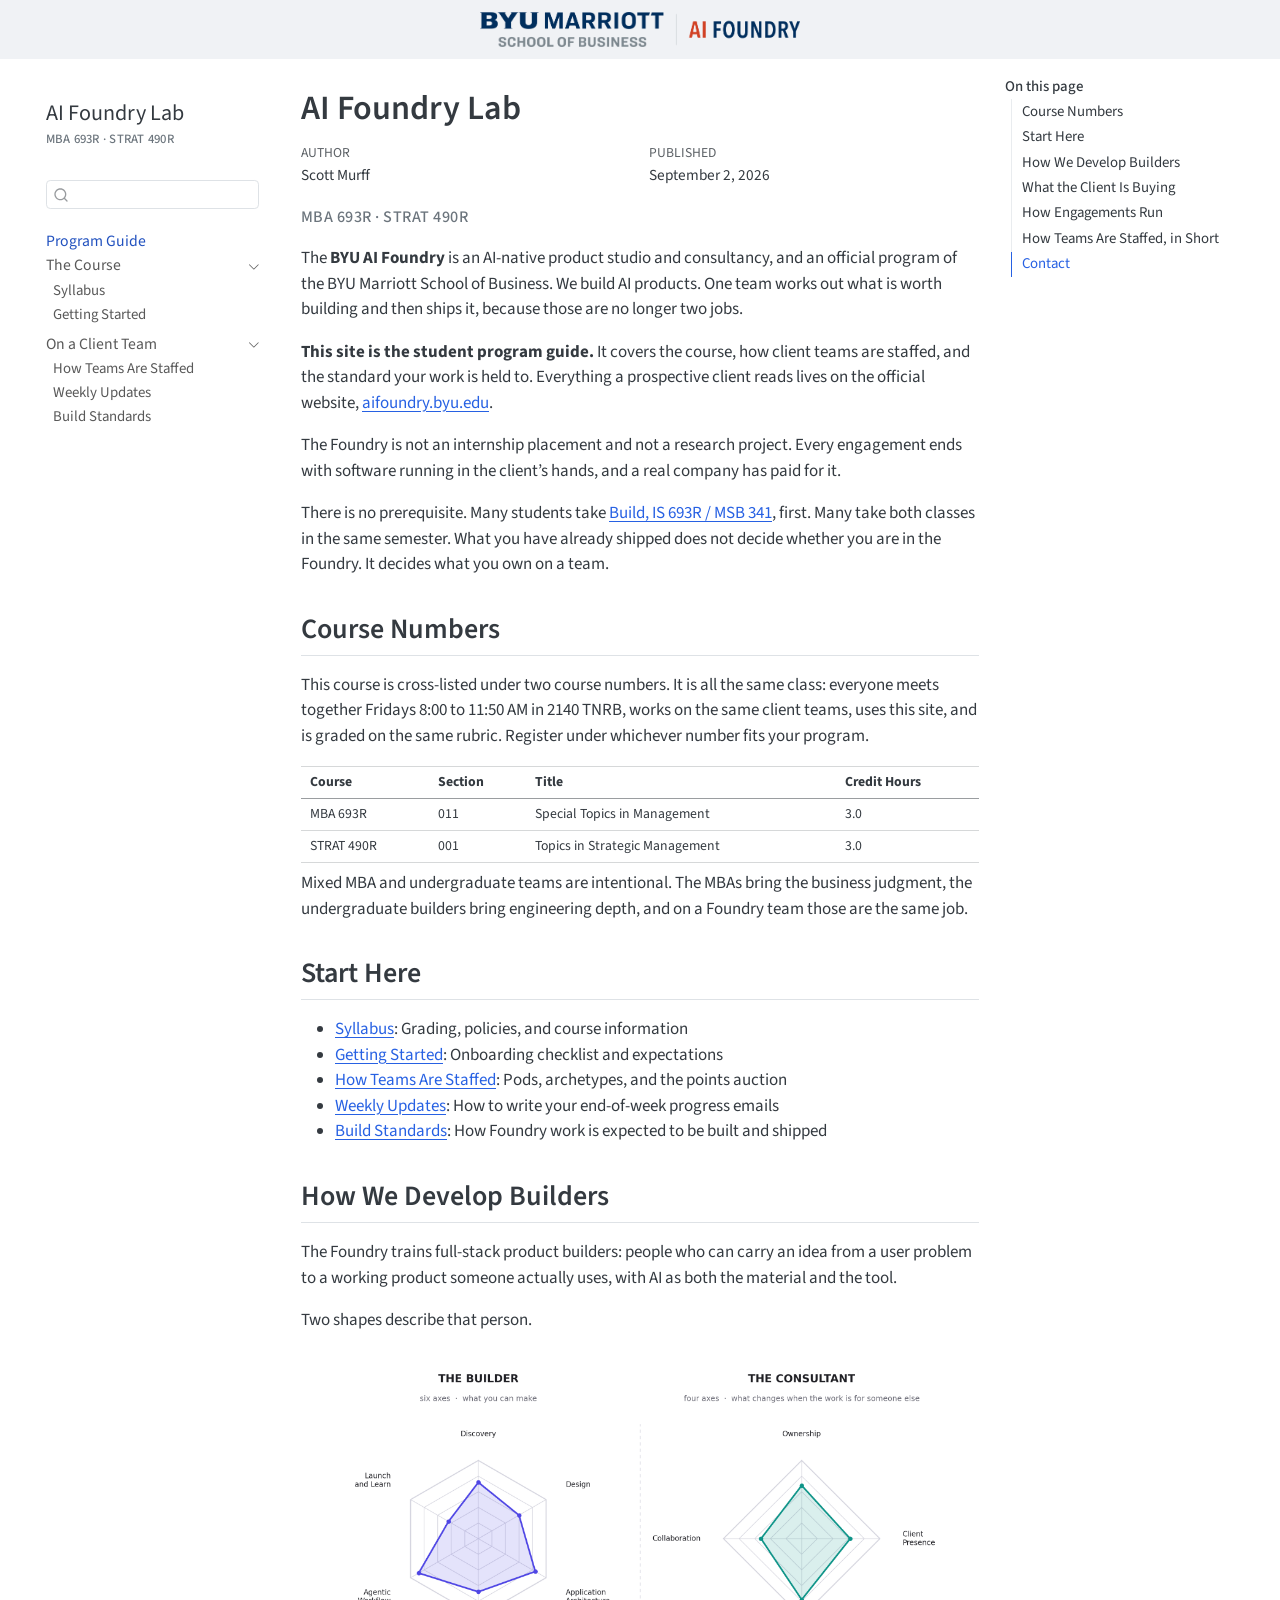
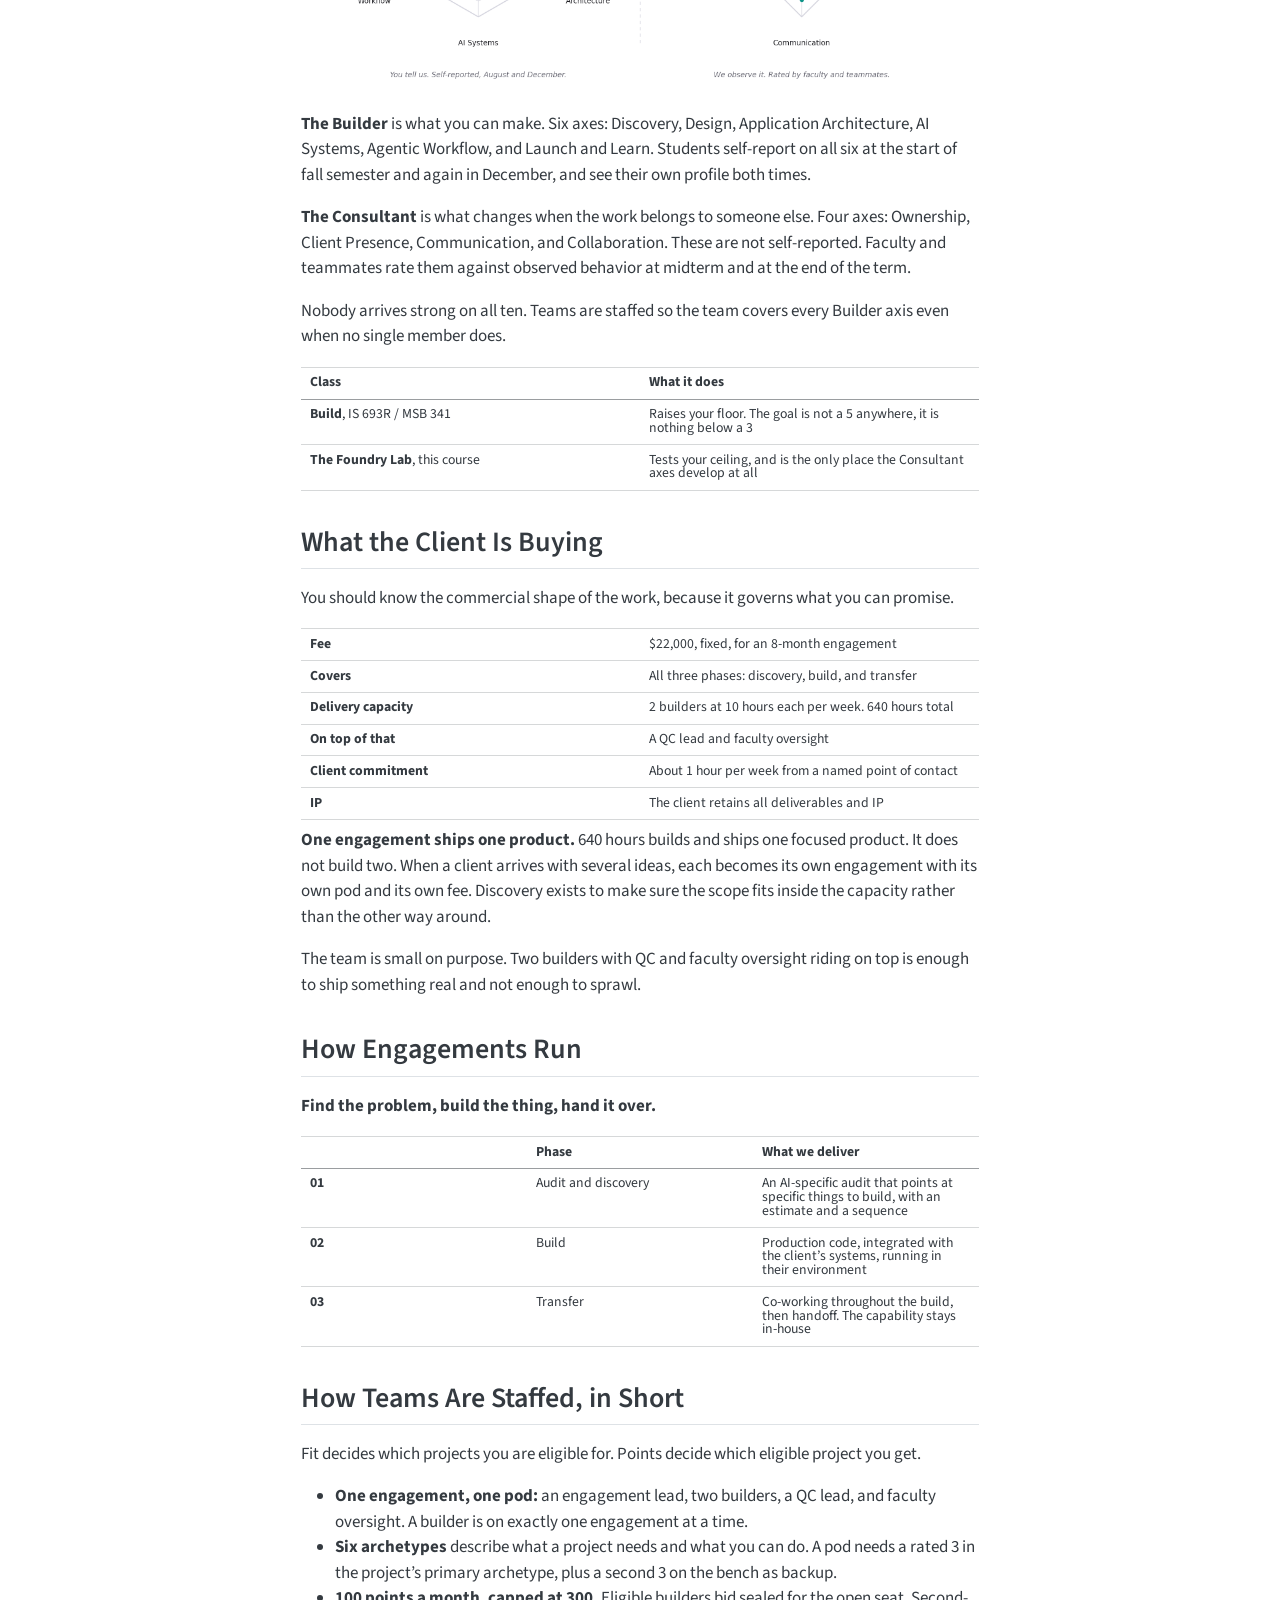
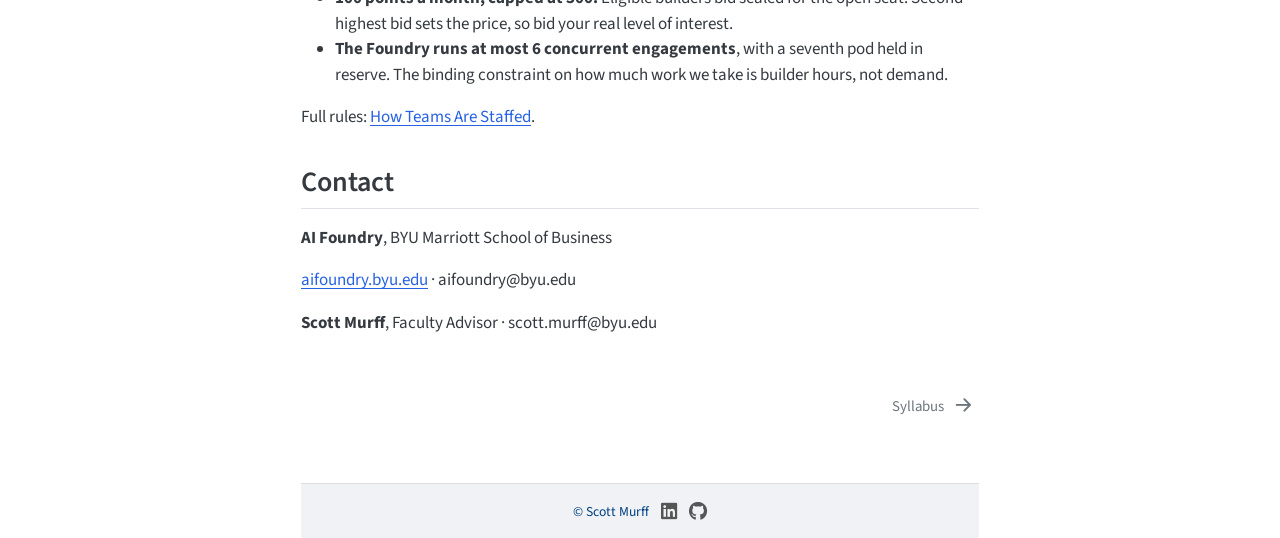
<file: docs/index.html>
<!DOCTYPE html>
<html xmlns="http://www.w3.org/1999/xhtml" lang="en" xml:lang="en"><head>

<meta charset="utf-8">
<meta name="generator" content="quarto-1.8.25">

<meta name="viewport" content="width=device-width, initial-scale=1.0, user-scalable=yes">

<meta name="author" content="Scott Murff">
<meta name="dcterms.date" content="2026-09-02">

<title>AI Foundry Lab</title>
<style>
code{white-space: pre-wrap;}
span.smallcaps{font-variant: small-caps;}
div.columns{display: flex; gap: min(4vw, 1.5em);}
div.column{flex: auto; overflow-x: auto;}
div.hanging-indent{margin-left: 1.5em; text-indent: -1.5em;}
ul.task-list{list-style: none;}
ul.task-list li input[type="checkbox"] {
  width: 0.8em;
  margin: 0 0.8em 0.2em -1em; /* quarto-specific, see https://github.com/quarto-dev/quarto-cli/issues/4556 */ 
  vertical-align: middle;
}
</style>


<script src="site_libs/quarto-nav/quarto-nav.js"></script>
<script src="site_libs/quarto-nav/headroom.min.js"></script>
<script src="site_libs/clipboard/clipboard.min.js"></script>
<script src="site_libs/quarto-search/autocomplete.umd.js"></script>
<script src="site_libs/quarto-search/fuse.min.js"></script>
<script src="site_libs/quarto-search/quarto-search.js"></script>
<meta name="quarto:offset" content="./">
<link href="./students/01-syllabus.html" rel="next">
<link href="./images/favicon.svg" rel="icon" type="image/svg+xml">
<script src="site_libs/quarto-html/quarto.js" type="module"></script>
<script src="site_libs/quarto-html/tabsets/tabsets.js" type="module"></script>
<script src="site_libs/quarto-html/axe/axe-check.js" type="module"></script>
<script src="site_libs/quarto-html/popper.min.js"></script>
<script src="site_libs/quarto-html/tippy.umd.min.js"></script>
<script src="site_libs/quarto-html/anchor.min.js"></script>
<link href="site_libs/quarto-html/tippy.css" rel="stylesheet">
<link href="site_libs/quarto-html/quarto-syntax-highlighting-7b89279ff1a6dce999919e0e67d4d9ec.css" rel="stylesheet" id="quarto-text-highlighting-styles">
<script src="site_libs/bootstrap/bootstrap.min.js"></script>
<link href="site_libs/bootstrap/bootstrap-icons.css" rel="stylesheet">
<link href="site_libs/bootstrap/bootstrap-27c261d06b905028a18691de25d09dde.min.css" rel="stylesheet" append-hash="true" id="quarto-bootstrap" data-mode="light">
<script id="quarto-search-options" type="application/json">{
  "location": "sidebar",
  "copy-button": false,
  "collapse-after": 3,
  "panel-placement": "start",
  "type": "textbox",
  "limit": 50,
  "keyboard-shortcut": [
    "f",
    "/",
    "s"
  ],
  "show-item-context": false,
  "language": {
    "search-no-results-text": "No results",
    "search-matching-documents-text": "matching documents",
    "search-copy-link-title": "Copy link to search",
    "search-hide-matches-text": "Hide additional matches",
    "search-more-match-text": "more match in this document",
    "search-more-matches-text": "more matches in this document",
    "search-clear-button-title": "Clear",
    "search-text-placeholder": "",
    "search-detached-cancel-button-title": "Cancel",
    "search-submit-button-title": "Submit",
    "search-label": "Search"
  }
}</script>
</head><body class="nav-sidebar floating quarto-light"><header class="book-header-banner">
  <a href="https://aifoundry.byu.edu" target="_blank">
    <img src="images/byu-marriott-ai-foundry.png" alt="BYU Marriott School of Business, AI Foundry">
  </a>
</header>

<!-- Google tag (gtag.js) -->
<script async="" src="https://www.googletagmanager.com/gtag/js?id=G-5TPMPSE4HZ"></script>
<script>
  window.dataLayer = window.dataLayer || [];
  function gtag(){dataLayer.push(arguments);}
  gtag('js', new Date());

  gtag('config', 'G-5TPMPSE4HZ');
</script>

<!-- Sidebar title: add cross-listed course numbers -->
<script>
  document.addEventListener('DOMContentLoaded', function () {
    var title = document.querySelector('.sidebar-title');
    if (!title) return;

    if (!document.querySelector('.sidebar-course-numbers')) {
      var nums = document.createElement('div');
      nums.className = 'sidebar-course-numbers';
      nums.textContent = 'MBA 693R · STRAT 490R';
      title.insertAdjacentElement('afterend', nums);
    }
  });
</script>


<link rel="stylesheet" href="styles.css">




<div id="quarto-search-results"></div>
  <header id="quarto-header" class="headroom fixed-top">
  <nav class="quarto-secondary-nav">
    <div class="container-fluid d-flex">
      <button type="button" class="quarto-btn-toggle btn" data-bs-toggle="collapse" role="button" data-bs-target=".quarto-sidebar-collapse-item" aria-controls="quarto-sidebar" aria-expanded="false" aria-label="Toggle sidebar navigation" onclick="if (window.quartoToggleHeadroom) { window.quartoToggleHeadroom(); }">
        <i class="bi bi-layout-text-sidebar-reverse"></i>
      </button>
        <nav class="quarto-page-breadcrumbs" aria-label="breadcrumb"><ol class="breadcrumb"><li class="breadcrumb-item"><a href="./index.html"><span class="chapter-title">Program Guide</span></a></li></ol></nav>
        <a class="flex-grow-1" role="navigation" data-bs-toggle="collapse" data-bs-target=".quarto-sidebar-collapse-item" aria-controls="quarto-sidebar" aria-expanded="false" aria-label="Toggle sidebar navigation" onclick="if (window.quartoToggleHeadroom) { window.quartoToggleHeadroom(); }">      
        </a>
      <button type="button" class="btn quarto-search-button" aria-label="Search" onclick="window.quartoOpenSearch();">
        <i class="bi bi-search"></i>
      </button>
    </div>
  </nav>
</header>
<!-- content -->
<div id="quarto-content" class="quarto-container page-columns page-rows-contents page-layout-article">
<!-- sidebar -->
  <nav id="quarto-sidebar" class="sidebar collapse collapse-horizontal quarto-sidebar-collapse-item sidebar-navigation floating overflow-auto">
    <div class="pt-lg-2 mt-2 text-left sidebar-header sidebar-header-stacked">
      <a href="./index.html" class="sidebar-logo-link">
      </a>
    <div class="sidebar-title mb-0 py-0">
      <a href="./">AI Foundry Lab</a> 
    </div>
      </div>
        <div class="mt-2 flex-shrink-0 align-items-center">
        <div class="sidebar-search">
        <div id="quarto-search" class="" title="Search"></div>
        </div>
        </div>
    <div class="sidebar-menu-container"> 
    <ul class="list-unstyled mt-1">
        <li class="sidebar-item">
  <div class="sidebar-item-container"> 
  <a href="./index.html" class="sidebar-item-text sidebar-link active"><span class="chapter-title">Program Guide</span></a>
  </div>
</li>
        <li class="sidebar-item sidebar-item-section">
      <div class="sidebar-item-container"> 
            <a class="sidebar-item-text sidebar-link text-start" data-bs-toggle="collapse" data-bs-target="#quarto-sidebar-section-1" role="navigation" aria-expanded="true">
 <span class="menu-text">The Course</span></a>
          <a class="sidebar-item-toggle text-start" data-bs-toggle="collapse" data-bs-target="#quarto-sidebar-section-1" role="navigation" aria-expanded="true" aria-label="Toggle section">
            <i class="bi bi-chevron-right ms-2"></i>
          </a> 
      </div>
      <ul id="quarto-sidebar-section-1" class="collapse list-unstyled sidebar-section depth1 show">  
          <li class="sidebar-item">
  <div class="sidebar-item-container"> 
  <a href="./students/01-syllabus.html" class="sidebar-item-text sidebar-link"><span class="chapter-title">Syllabus</span></a>
  </div>
</li>
          <li class="sidebar-item">
  <div class="sidebar-item-container"> 
  <a href="./students/02-getting-started.html" class="sidebar-item-text sidebar-link"><span class="chapter-title">Getting Started</span></a>
  </div>
</li>
      </ul>
  </li>
        <li class="sidebar-item sidebar-item-section">
      <div class="sidebar-item-container"> 
            <a class="sidebar-item-text sidebar-link text-start" data-bs-toggle="collapse" data-bs-target="#quarto-sidebar-section-2" role="navigation" aria-expanded="true">
 <span class="menu-text">On a Client Team</span></a>
          <a class="sidebar-item-toggle text-start" data-bs-toggle="collapse" data-bs-target="#quarto-sidebar-section-2" role="navigation" aria-expanded="true" aria-label="Toggle section">
            <i class="bi bi-chevron-right ms-2"></i>
          </a> 
      </div>
      <ul id="quarto-sidebar-section-2" class="collapse list-unstyled sidebar-section depth1 show">  
          <li class="sidebar-item">
  <div class="sidebar-item-container"> 
  <a href="./students/05-how-teams-are-staffed.html" class="sidebar-item-text sidebar-link"><span class="chapter-title">How Teams Are Staffed</span></a>
  </div>
</li>
          <li class="sidebar-item">
  <div class="sidebar-item-container"> 
  <a href="./students/03-weekly-updates.html" class="sidebar-item-text sidebar-link"><span class="chapter-title">Weekly Updates</span></a>
  </div>
</li>
          <li class="sidebar-item">
  <div class="sidebar-item-container"> 
  <a href="./students/04-build-standards.html" class="sidebar-item-text sidebar-link"><span class="chapter-title">Build Standards</span></a>
  </div>
</li>
      </ul>
  </li>
    </ul>
    </div>
</nav>
<div id="quarto-sidebar-glass" class="quarto-sidebar-collapse-item" data-bs-toggle="collapse" data-bs-target=".quarto-sidebar-collapse-item"></div>
<!-- margin-sidebar -->
    <div id="quarto-margin-sidebar" class="sidebar margin-sidebar">
        <nav id="TOC" role="doc-toc" class="toc-active">
    <h2 id="toc-title">On this page</h2>
   
  <ul>
  <li><a href="#course-numbers" id="toc-course-numbers" class="nav-link active" data-scroll-target="#course-numbers">Course Numbers</a></li>
  <li><a href="#start-here" id="toc-start-here" class="nav-link" data-scroll-target="#start-here">Start Here</a></li>
  <li><a href="#how-we-develop-builders" id="toc-how-we-develop-builders" class="nav-link" data-scroll-target="#how-we-develop-builders">How We Develop Builders</a></li>
  <li><a href="#what-the-client-is-buying" id="toc-what-the-client-is-buying" class="nav-link" data-scroll-target="#what-the-client-is-buying">What the Client Is Buying</a></li>
  <li><a href="#how-engagements-run" id="toc-how-engagements-run" class="nav-link" data-scroll-target="#how-engagements-run">How Engagements Run</a></li>
  <li><a href="#how-teams-are-staffed-in-short" id="toc-how-teams-are-staffed-in-short" class="nav-link" data-scroll-target="#how-teams-are-staffed-in-short">How Teams Are Staffed, in Short</a></li>
  <li><a href="#contact" id="toc-contact" class="nav-link" data-scroll-target="#contact">Contact</a></li>
  </ul>
</nav>
    </div>
<!-- main -->
<main class="content" id="quarto-document-content">

<header id="title-block-header" class="quarto-title-block default">
<div class="quarto-title">
<h1 class="title">AI Foundry Lab</h1>
</div>



<div class="quarto-title-meta">

    <div>
    <div class="quarto-title-meta-heading">Author</div>
    <div class="quarto-title-meta-contents">
             <p>Scott Murff </p>
          </div>
  </div>
    
    <div>
    <div class="quarto-title-meta-heading">Published</div>
    <div class="quarto-title-meta-contents">
      <p class="date">September 2, 2026</p>
    </div>
  </div>
  
    
  </div>
  


</header>


<div class="course-numbers-page">
<p>MBA 693R · STRAT 490R</p>
</div>
<p>The <strong>BYU AI Foundry</strong> is an AI-native product studio and consultancy, and an official program of the BYU Marriott School of Business. We build AI products. One team works out what is worth building and then ships it, because those are no longer two jobs.</p>
<p><strong>This site is the student program guide.</strong> It covers the course, how client teams are staffed, and the standard your work is held to. Everything a prospective client reads lives on the official website, <a href="https://aifoundry.byu.edu">aifoundry.byu.edu</a>.</p>
<p>The Foundry is not an internship placement and not a research project. Every engagement ends with software running in the client’s hands, and a real company has paid for it.</p>
<p>There is no prerequisite. Many students take <a href="https://byu-strategy.github.io/product-management/">Build, IS 693R / MSB 341</a>, first. Many take both classes in the same semester. What you have already shipped does not decide whether you are in the Foundry. It decides what you own on a team.</p>
<section id="course-numbers" class="level2">
<h2 class="anchored" data-anchor-id="course-numbers">Course Numbers</h2>
<p>This course is cross-listed under two course numbers. It is all the same class: everyone meets together Fridays 8:00 to 11:50 AM in 2140 TNRB, works on the same client teams, uses this site, and is graded on the same rubric. Register under whichever number fits your program.</p>
<table class="caption-top table">
<thead>
<tr class="header">
<th>Course</th>
<th>Section</th>
<th>Title</th>
<th>Credit Hours</th>
</tr>
</thead>
<tbody>
<tr class="odd">
<td>MBA 693R</td>
<td>011</td>
<td>Special Topics in Management</td>
<td>3.0</td>
</tr>
<tr class="even">
<td>STRAT 490R</td>
<td>001</td>
<td>Topics in Strategic Management</td>
<td>3.0</td>
</tr>
</tbody>
</table>
<p>Mixed MBA and undergraduate teams are intentional. The MBAs bring the business judgment, the undergraduate builders bring engineering depth, and on a Foundry team those are the same job.</p>
</section>
<section id="start-here" class="level2">
<h2 class="anchored" data-anchor-id="start-here">Start Here</h2>
<ul>
<li><a href="./students/01-syllabus.html">Syllabus</a>: Grading, policies, and course information</li>
<li><a href="./students/02-getting-started.html">Getting Started</a>: Onboarding checklist and expectations</li>
<li><a href="./students/05-how-teams-are-staffed.html">How Teams Are Staffed</a>: Pods, archetypes, and the points auction</li>
<li><a href="./students/03-weekly-updates.html">Weekly Updates</a>: How to write your end-of-week progress emails</li>
<li><a href="./students/04-build-standards.html">Build Standards</a>: How Foundry work is expected to be built and shipped</li>
</ul>
</section>
<section id="how-we-develop-builders" class="level2">
<h2 class="anchored" data-anchor-id="how-we-develop-builders">How We Develop Builders</h2>
<p>The Foundry trains full-stack product builders: people who can carry an idea from a user problem to a working product someone actually uses, with AI as both the material and the tool.</p>
<p>Two shapes describe that person.</p>
<p><img src="images/hexagon-and-diamond.png" class="img-fluid"></p>
<p><strong>The Builder</strong> is what you can make. Six axes: Discovery, Design, Application Architecture, AI Systems, Agentic Workflow, and Launch and Learn. Students self-report on all six at the start of fall semester and again in December, and see their own profile both times.</p>
<p><strong>The Consultant</strong> is what changes when the work belongs to someone else. Four axes: Ownership, Client Presence, Communication, and Collaboration. These are not self-reported. Faculty and teammates rate them against observed behavior at midterm and at the end of the term.</p>
<p>Nobody arrives strong on all ten. Teams are staffed so the team covers every Builder axis even when no single member does.</p>
<table class="caption-top table">
<colgroup>
<col style="width: 50%">
<col style="width: 50%">
</colgroup>
<thead>
<tr class="header">
<th>Class</th>
<th>What it does</th>
</tr>
</thead>
<tbody>
<tr class="odd">
<td><strong>Build</strong>, IS 693R / MSB 341</td>
<td>Raises your floor. The goal is not a 5 anywhere, it is nothing below a 3</td>
</tr>
<tr class="even">
<td><strong>The Foundry Lab</strong>, this course</td>
<td>Tests your ceiling, and is the only place the Consultant axes develop at all</td>
</tr>
</tbody>
</table>
</section>
<section id="what-the-client-is-buying" class="level2">
<h2 class="anchored" data-anchor-id="what-the-client-is-buying">What the Client Is Buying</h2>
<p>You should know the commercial shape of the work, because it governs what you can promise.</p>
<table class="caption-top table">
<colgroup>
<col style="width: 50%">
<col style="width: 50%">
</colgroup>
<tbody>
<tr class="odd">
<td><strong>Fee</strong></td>
<td>$22,000, fixed, for an 8-month engagement</td>
</tr>
<tr class="even">
<td><strong>Covers</strong></td>
<td>All three phases: discovery, build, and transfer</td>
</tr>
<tr class="odd">
<td><strong>Delivery capacity</strong></td>
<td>2 builders at 10 hours each per week. 640 hours total</td>
</tr>
<tr class="even">
<td><strong>On top of that</strong></td>
<td>A QC lead and faculty oversight</td>
</tr>
<tr class="odd">
<td><strong>Client commitment</strong></td>
<td>About 1 hour per week from a named point of contact</td>
</tr>
<tr class="even">
<td><strong>IP</strong></td>
<td>The client retains all deliverables and IP</td>
</tr>
</tbody>
</table>
<p><strong>One engagement ships one product.</strong> 640 hours builds and ships one focused product. It does not build two. When a client arrives with several ideas, each becomes its own engagement with its own pod and its own fee. Discovery exists to make sure the scope fits inside the capacity rather than the other way around.</p>
<p>The team is small on purpose. Two builders with QC and faculty oversight riding on top is enough to ship something real and not enough to sprawl.</p>
</section>
<section id="how-engagements-run" class="level2">
<h2 class="anchored" data-anchor-id="how-engagements-run">How Engagements Run</h2>
<p><strong>Find the problem, build the thing, hand it over.</strong></p>
<table class="caption-top table">
<colgroup>
<col style="width: 33%">
<col style="width: 33%">
<col style="width: 33%">
</colgroup>
<thead>
<tr class="header">
<th></th>
<th>Phase</th>
<th>What we deliver</th>
</tr>
</thead>
<tbody>
<tr class="odd">
<td><strong>01</strong></td>
<td>Audit and discovery</td>
<td>An AI-specific audit that points at specific things to build, with an estimate and a sequence</td>
</tr>
<tr class="even">
<td><strong>02</strong></td>
<td>Build</td>
<td>Production code, integrated with the client’s systems, running in their environment</td>
</tr>
<tr class="odd">
<td><strong>03</strong></td>
<td>Transfer</td>
<td>Co-working throughout the build, then handoff. The capability stays in-house</td>
</tr>
</tbody>
</table>
</section>
<section id="how-teams-are-staffed-in-short" class="level2">
<h2 class="anchored" data-anchor-id="how-teams-are-staffed-in-short">How Teams Are Staffed, in Short</h2>
<p>Fit decides which projects you are eligible for. Points decide which eligible project you get.</p>
<ul>
<li><strong>One engagement, one pod:</strong> an engagement lead, two builders, a QC lead, and faculty oversight. A builder is on exactly one engagement at a time.</li>
<li><strong>Six archetypes</strong> describe what a project needs and what you can do. A pod needs a rated 3 in the project’s primary archetype, plus a second 3 on the bench as backup.</li>
<li><strong>100 points a month, capped at 300.</strong> Eligible builders bid sealed for the open seat. Second-highest bid sets the price, so bid your real level of interest.</li>
<li><strong>The Foundry runs at most 6 concurrent engagements</strong>, with a seventh pod held in reserve. The binding constraint on how much work we take is builder hours, not demand.</li>
</ul>
<p>Full rules: <a href="./students/05-how-teams-are-staffed.html">How Teams Are Staffed</a>.</p>
</section>
<section id="contact" class="level2">
<h2 class="anchored" data-anchor-id="contact">Contact</h2>
<p><strong>AI Foundry</strong>, BYU Marriott School of Business</p>
<p><a href="https://aifoundry.byu.edu">aifoundry.byu.edu</a> · aifoundry@byu.edu</p>
<p><strong>Scott Murff</strong>, Faculty Advisor · scott.murff@byu.edu</p>


</section>

</main> <!-- /main -->
<link rel="stylesheet" href="https://cdnjs.cloudflare.com/ajax/libs/font-awesome/6.5.1/css/all.min.css">

<footer class="book-footer">
  <div class="footer-content">
    <div class="footer-text">
      <a href="https://www.scottmurff.org" target="_blank">© Scott Murff</a>
    </div>
    <div class="footer-icons">
      <a href="https://www.linkedin.com/in/scottdmurff" target="_blank" title="LinkedIn">
        <i class="fab fa-linkedin"></i>
      </a>
      <a href="https://github.com/sdmurff" target="_blank" title="GitHub">
        <i class="fab fa-github"></i>
      </a>
    </div>
  </div>
</footer>
<script id="quarto-html-after-body" type="application/javascript">
  window.document.addEventListener("DOMContentLoaded", function (event) {
    const icon = "";
    const anchorJS = new window.AnchorJS();
    anchorJS.options = {
      placement: 'right',
      icon: icon
    };
    anchorJS.add('.anchored');
    const isCodeAnnotation = (el) => {
      for (const clz of el.classList) {
        if (clz.startsWith('code-annotation-')) {                     
          return true;
        }
      }
      return false;
    }
    const onCopySuccess = function(e) {
      // button target
      const button = e.trigger;
      // don't keep focus
      button.blur();
      // flash "checked"
      button.classList.add('code-copy-button-checked');
      var currentTitle = button.getAttribute("title");
      button.setAttribute("title", "Copied!");
      let tooltip;
      if (window.bootstrap) {
        button.setAttribute("data-bs-toggle", "tooltip");
        button.setAttribute("data-bs-placement", "left");
        button.setAttribute("data-bs-title", "Copied!");
        tooltip = new bootstrap.Tooltip(button, 
          { trigger: "manual", 
            customClass: "code-copy-button-tooltip",
            offset: [0, -8]});
        tooltip.show();    
      }
      setTimeout(function() {
        if (tooltip) {
          tooltip.hide();
          button.removeAttribute("data-bs-title");
          button.removeAttribute("data-bs-toggle");
          button.removeAttribute("data-bs-placement");
        }
        button.setAttribute("title", currentTitle);
        button.classList.remove('code-copy-button-checked');
      }, 1000);
      // clear code selection
      e.clearSelection();
    }
    const getTextToCopy = function(trigger) {
      const outerScaffold = trigger.parentElement.cloneNode(true);
      const codeEl = outerScaffold.querySelector('code');
      for (const childEl of codeEl.children) {
        if (isCodeAnnotation(childEl)) {
          childEl.remove();
        }
      }
      return codeEl.innerText;
    }
    const clipboard = new window.ClipboardJS('.code-copy-button:not([data-in-quarto-modal])', {
      text: getTextToCopy
    });
    clipboard.on('success', onCopySuccess);
    if (window.document.getElementById('quarto-embedded-source-code-modal')) {
      const clipboardModal = new window.ClipboardJS('.code-copy-button[data-in-quarto-modal]', {
        text: getTextToCopy,
        container: window.document.getElementById('quarto-embedded-source-code-modal')
      });
      clipboardModal.on('success', onCopySuccess);
    }
      var localhostRegex = new RegExp(/^(?:http|https):\/\/localhost\:?[0-9]*\//);
      var mailtoRegex = new RegExp(/^mailto:/);
        var filterRegex = new RegExp('/' + window.location.host + '/');
      var isInternal = (href) => {
          return filterRegex.test(href) || localhostRegex.test(href) || mailtoRegex.test(href);
      }
      // Inspect non-navigation links and adorn them if external
     var links = window.document.querySelectorAll('a[href]:not(.nav-link):not(.navbar-brand):not(.toc-action):not(.sidebar-link):not(.sidebar-item-toggle):not(.pagination-link):not(.no-external):not([aria-hidden]):not(.dropdown-item):not(.quarto-navigation-tool):not(.about-link)');
      for (var i=0; i<links.length; i++) {
        const link = links[i];
        if (!isInternal(link.href)) {
          // undo the damage that might have been done by quarto-nav.js in the case of
          // links that we want to consider external
          if (link.dataset.originalHref !== undefined) {
            link.href = link.dataset.originalHref;
          }
        }
      }
    function tippyHover(el, contentFn, onTriggerFn, onUntriggerFn) {
      const config = {
        allowHTML: true,
        maxWidth: 500,
        delay: 100,
        arrow: false,
        appendTo: function(el) {
            return el.parentElement;
        },
        interactive: true,
        interactiveBorder: 10,
        theme: 'quarto',
        placement: 'bottom-start',
      };
      if (contentFn) {
        config.content = contentFn;
      }
      if (onTriggerFn) {
        config.onTrigger = onTriggerFn;
      }
      if (onUntriggerFn) {
        config.onUntrigger = onUntriggerFn;
      }
      window.tippy(el, config); 
    }
    const noterefs = window.document.querySelectorAll('a[role="doc-noteref"]');
    for (var i=0; i<noterefs.length; i++) {
      const ref = noterefs[i];
      tippyHover(ref, function() {
        // use id or data attribute instead here
        let href = ref.getAttribute('data-footnote-href') || ref.getAttribute('href');
        try { href = new URL(href).hash; } catch {}
        const id = href.replace(/^#\/?/, "");
        const note = window.document.getElementById(id);
        if (note) {
          return note.innerHTML;
        } else {
          return "";
        }
      });
    }
    const xrefs = window.document.querySelectorAll('a.quarto-xref');
    const processXRef = (id, note) => {
      // Strip column container classes
      const stripColumnClz = (el) => {
        el.classList.remove("page-full", "page-columns");
        if (el.children) {
          for (const child of el.children) {
            stripColumnClz(child);
          }
        }
      }
      stripColumnClz(note)
      if (id === null || id.startsWith('sec-')) {
        // Special case sections, only their first couple elements
        const container = document.createElement("div");
        if (note.children && note.children.length > 2) {
          container.appendChild(note.children[0].cloneNode(true));
          for (let i = 1; i < note.children.length; i++) {
            const child = note.children[i];
            if (child.tagName === "P" && child.innerText === "") {
              continue;
            } else {
              container.appendChild(child.cloneNode(true));
              break;
            }
          }
          if (window.Quarto?.typesetMath) {
            window.Quarto.typesetMath(container);
          }
          return container.innerHTML
        } else {
          if (window.Quarto?.typesetMath) {
            window.Quarto.typesetMath(note);
          }
          return note.innerHTML;
        }
      } else {
        // Remove any anchor links if they are present
        const anchorLink = note.querySelector('a.anchorjs-link');
        if (anchorLink) {
          anchorLink.remove();
        }
        if (window.Quarto?.typesetMath) {
          window.Quarto.typesetMath(note);
        }
        if (note.classList.contains("callout")) {
          return note.outerHTML;
        } else {
          return note.innerHTML;
        }
      }
    }
    for (var i=0; i<xrefs.length; i++) {
      const xref = xrefs[i];
      tippyHover(xref, undefined, function(instance) {
        instance.disable();
        let url = xref.getAttribute('href');
        let hash = undefined; 
        if (url.startsWith('#')) {
          hash = url;
        } else {
          try { hash = new URL(url).hash; } catch {}
        }
        if (hash) {
          const id = hash.replace(/^#\/?/, "");
          const note = window.document.getElementById(id);
          if (note !== null) {
            try {
              const html = processXRef(id, note.cloneNode(true));
              instance.setContent(html);
            } finally {
              instance.enable();
              instance.show();
            }
          } else {
            // See if we can fetch this
            fetch(url.split('#')[0])
            .then(res => res.text())
            .then(html => {
              const parser = new DOMParser();
              const htmlDoc = parser.parseFromString(html, "text/html");
              const note = htmlDoc.getElementById(id);
              if (note !== null) {
                const html = processXRef(id, note);
                instance.setContent(html);
              } 
            }).finally(() => {
              instance.enable();
              instance.show();
            });
          }
        } else {
          // See if we can fetch a full url (with no hash to target)
          // This is a special case and we should probably do some content thinning / targeting
          fetch(url)
          .then(res => res.text())
          .then(html => {
            const parser = new DOMParser();
            const htmlDoc = parser.parseFromString(html, "text/html");
            const note = htmlDoc.querySelector('main.content');
            if (note !== null) {
              // This should only happen for chapter cross references
              // (since there is no id in the URL)
              // remove the first header
              if (note.children.length > 0 && note.children[0].tagName === "HEADER") {
                note.children[0].remove();
              }
              const html = processXRef(null, note);
              instance.setContent(html);
            } 
          }).finally(() => {
            instance.enable();
            instance.show();
          });
        }
      }, function(instance) {
      });
    }
        let selectedAnnoteEl;
        const selectorForAnnotation = ( cell, annotation) => {
          let cellAttr = 'data-code-cell="' + cell + '"';
          let lineAttr = 'data-code-annotation="' +  annotation + '"';
          const selector = 'span[' + cellAttr + '][' + lineAttr + ']';
          return selector;
        }
        const selectCodeLines = (annoteEl) => {
          const doc = window.document;
          const targetCell = annoteEl.getAttribute("data-target-cell");
          const targetAnnotation = annoteEl.getAttribute("data-target-annotation");
          const annoteSpan = window.document.querySelector(selectorForAnnotation(targetCell, targetAnnotation));
          const lines = annoteSpan.getAttribute("data-code-lines").split(",");
          const lineIds = lines.map((line) => {
            return targetCell + "-" + line;
          })
          let top = null;
          let height = null;
          let parent = null;
          if (lineIds.length > 0) {
              //compute the position of the single el (top and bottom and make a div)
              const el = window.document.getElementById(lineIds[0]);
              top = el.offsetTop;
              height = el.offsetHeight;
              parent = el.parentElement.parentElement;
            if (lineIds.length > 1) {
              const lastEl = window.document.getElementById(lineIds[lineIds.length - 1]);
              const bottom = lastEl.offsetTop + lastEl.offsetHeight;
              height = bottom - top;
            }
            if (top !== null && height !== null && parent !== null) {
              // cook up a div (if necessary) and position it 
              let div = window.document.getElementById("code-annotation-line-highlight");
              if (div === null) {
                div = window.document.createElement("div");
                div.setAttribute("id", "code-annotation-line-highlight");
                div.style.position = 'absolute';
                parent.appendChild(div);
              }
              div.style.top = top - 2 + "px";
              div.style.height = height + 4 + "px";
              div.style.left = 0;
              let gutterDiv = window.document.getElementById("code-annotation-line-highlight-gutter");
              if (gutterDiv === null) {
                gutterDiv = window.document.createElement("div");
                gutterDiv.setAttribute("id", "code-annotation-line-highlight-gutter");
                gutterDiv.style.position = 'absolute';
                const codeCell = window.document.getElementById(targetCell);
                const gutter = codeCell.querySelector('.code-annotation-gutter');
                gutter.appendChild(gutterDiv);
              }
              gutterDiv.style.top = top - 2 + "px";
              gutterDiv.style.height = height + 4 + "px";
            }
            selectedAnnoteEl = annoteEl;
          }
        };
        const unselectCodeLines = () => {
          const elementsIds = ["code-annotation-line-highlight", "code-annotation-line-highlight-gutter"];
          elementsIds.forEach((elId) => {
            const div = window.document.getElementById(elId);
            if (div) {
              div.remove();
            }
          });
          selectedAnnoteEl = undefined;
        };
          // Handle positioning of the toggle
      window.addEventListener(
        "resize",
        throttle(() => {
          elRect = undefined;
          if (selectedAnnoteEl) {
            selectCodeLines(selectedAnnoteEl);
          }
        }, 10)
      );
      function throttle(fn, ms) {
      let throttle = false;
      let timer;
        return (...args) => {
          if(!throttle) { // first call gets through
              fn.apply(this, args);
              throttle = true;
          } else { // all the others get throttled
              if(timer) clearTimeout(timer); // cancel #2
              timer = setTimeout(() => {
                fn.apply(this, args);
                timer = throttle = false;
              }, ms);
          }
        };
      }
        // Attach click handler to the DT
        const annoteDls = window.document.querySelectorAll('dt[data-target-cell]');
        for (const annoteDlNode of annoteDls) {
          annoteDlNode.addEventListener('click', (event) => {
            const clickedEl = event.target;
            if (clickedEl !== selectedAnnoteEl) {
              unselectCodeLines();
              const activeEl = window.document.querySelector('dt[data-target-cell].code-annotation-active');
              if (activeEl) {
                activeEl.classList.remove('code-annotation-active');
              }
              selectCodeLines(clickedEl);
              clickedEl.classList.add('code-annotation-active');
            } else {
              // Unselect the line
              unselectCodeLines();
              clickedEl.classList.remove('code-annotation-active');
            }
          });
        }
    const findCites = (el) => {
      const parentEl = el.parentElement;
      if (parentEl) {
        const cites = parentEl.dataset.cites;
        if (cites) {
          return {
            el,
            cites: cites.split(' ')
          };
        } else {
          return findCites(el.parentElement)
        }
      } else {
        return undefined;
      }
    };
    var bibliorefs = window.document.querySelectorAll('a[role="doc-biblioref"]');
    for (var i=0; i<bibliorefs.length; i++) {
      const ref = bibliorefs[i];
      const citeInfo = findCites(ref);
      if (citeInfo) {
        tippyHover(citeInfo.el, function() {
          var popup = window.document.createElement('div');
          citeInfo.cites.forEach(function(cite) {
            var citeDiv = window.document.createElement('div');
            citeDiv.classList.add('hanging-indent');
            citeDiv.classList.add('csl-entry');
            var biblioDiv = window.document.getElementById('ref-' + cite);
            if (biblioDiv) {
              citeDiv.innerHTML = biblioDiv.innerHTML;
            }
            popup.appendChild(citeDiv);
          });
          return popup.innerHTML;
        });
      }
    }
  });
  </script>
<nav class="page-navigation">
  <div class="nav-page nav-page-previous">
  </div>
  <div class="nav-page nav-page-next">
      <a href="./students/01-syllabus.html" class="pagination-link" aria-label="Syllabus">
        <span class="nav-page-text"><span class="chapter-title">Syllabus</span></span> <i class="bi bi-arrow-right-short"></i>
      </a>
  </div>
</nav>
</div> <!-- /content -->




</body></html>
</file>
<file: docs/site_libs/quarto-html/tippy.css>
.tippy-box[data-animation=fade][data-state=hidden]{opacity:0}[data-tippy-root]{max-width:calc(100vw - 10px)}.tippy-box{position:relative;background-color:#333;color:#fff;border-radius:4px;font-size:14px;line-height:1.4;white-space:normal;outline:0;transition-property:transform,visibility,opacity}.tippy-box[data-placement^=top]>.tippy-arrow{bottom:0}.tippy-box[data-placement^=top]>.tippy-arrow:before{bottom:-7px;left:0;border-width:8px 8px 0;border-top-color:initial;transform-origin:center top}.tippy-box[data-placement^=bottom]>.tippy-arrow{top:0}.tippy-box[data-placement^=bottom]>.tippy-arrow:before{top:-7px;left:0;border-width:0 8px 8px;border-bottom-color:initial;transform-origin:center bottom}.tippy-box[data-placement^=left]>.tippy-arrow{right:0}.tippy-box[data-placement^=left]>.tippy-arrow:before{border-width:8px 0 8px 8px;border-left-color:initial;right:-7px;transform-origin:center left}.tippy-box[data-placement^=right]>.tippy-arrow{left:0}.tippy-box[data-placement^=right]>.tippy-arrow:before{left:-7px;border-width:8px 8px 8px 0;border-right-color:initial;transform-origin:center right}.tippy-box[data-inertia][data-state=visible]{transition-timing-function:cubic-bezier(.54,1.5,.38,1.11)}.tippy-arrow{width:16px;height:16px;color:#333}.tippy-arrow:before{content:"";position:absolute;border-color:transparent;border-style:solid}.tippy-content{position:relative;padding:5px 9px;z-index:1}
</file>
<file: docs/site_libs/quarto-html/quarto-syntax-highlighting-7b89279ff1a6dce999919e0e67d4d9ec.css>
/* quarto syntax highlight colors */
:root {
  --quarto-hl-ot-color: #003B4F;
  --quarto-hl-at-color: #657422;
  --quarto-hl-ss-color: #20794D;
  --quarto-hl-an-color: #5E5E5E;
  --quarto-hl-fu-color: #4758AB;
  --quarto-hl-st-color: #20794D;
  --quarto-hl-cf-color: #003B4F;
  --quarto-hl-op-color: #5E5E5E;
  --quarto-hl-er-color: #AD0000;
  --quarto-hl-bn-color: #AD0000;
  --quarto-hl-al-color: #AD0000;
  --quarto-hl-va-color: #111111;
  --quarto-hl-bu-color: inherit;
  --quarto-hl-ex-color: inherit;
  --quarto-hl-pp-color: #AD0000;
  --quarto-hl-in-color: #5E5E5E;
  --quarto-hl-vs-color: #20794D;
  --quarto-hl-wa-color: #5E5E5E;
  --quarto-hl-do-color: #5E5E5E;
  --quarto-hl-im-color: #00769E;
  --quarto-hl-ch-color: #20794D;
  --quarto-hl-dt-color: #AD0000;
  --quarto-hl-fl-color: #AD0000;
  --quarto-hl-co-color: #5E5E5E;
  --quarto-hl-cv-color: #5E5E5E;
  --quarto-hl-cn-color: #8f5902;
  --quarto-hl-sc-color: #5E5E5E;
  --quarto-hl-dv-color: #AD0000;
  --quarto-hl-kw-color: #003B4F;
}

/* other quarto variables */
:root {
  --quarto-font-monospace: SFMono-Regular, Menlo, Monaco, Consolas, "Liberation Mono", "Courier New", monospace;
}

/* syntax highlight based on Pandoc's rules */
pre > code.sourceCode > span {
  color: #003B4F;
}

code.sourceCode > span {
  color: #003B4F;
}

div.sourceCode,
div.sourceCode pre.sourceCode {
  color: #003B4F;
}

/* Normal */
code span {
  color: #003B4F;
}

/* Alert */
code span.al {
  color: #AD0000;
  font-style: inherit;
}

/* Annotation */
code span.an {
  color: #5E5E5E;
  font-style: inherit;
}

/* Attribute */
code span.at {
  color: #657422;
  font-style: inherit;
}

/* BaseN */
code span.bn {
  color: #AD0000;
  font-style: inherit;
}

/* BuiltIn */
code span.bu {
  font-style: inherit;
}

/* ControlFlow */
code span.cf {
  color: #003B4F;
  font-weight: bold;
  font-style: inherit;
}

/* Char */
code span.ch {
  color: #20794D;
  font-style: inherit;
}

/* Constant */
code span.cn {
  color: #8f5902;
  font-style: inherit;
}

/* Comment */
code span.co {
  color: #5E5E5E;
  font-style: inherit;
}

/* CommentVar */
code span.cv {
  color: #5E5E5E;
  font-style: italic;
}

/* Documentation */
code span.do {
  color: #5E5E5E;
  font-style: italic;
}

/* DataType */
code span.dt {
  color: #AD0000;
  font-style: inherit;
}

/* DecVal */
code span.dv {
  color: #AD0000;
  font-style: inherit;
}

/* Error */
code span.er {
  color: #AD0000;
  font-style: inherit;
}

/* Extension */
code span.ex {
  font-style: inherit;
}

/* Float */
code span.fl {
  color: #AD0000;
  font-style: inherit;
}

/* Function */
code span.fu {
  color: #4758AB;
  font-style: inherit;
}

/* Import */
code span.im {
  color: #00769E;
  font-style: inherit;
}

/* Information */
code span.in {
  color: #5E5E5E;
  font-style: inherit;
}

/* Keyword */
code span.kw {
  color: #003B4F;
  font-weight: bold;
  font-style: inherit;
}

/* Operator */
code span.op {
  color: #5E5E5E;
  font-style: inherit;
}

/* Other */
code span.ot {
  color: #003B4F;
  font-style: inherit;
}

/* Preprocessor */
code span.pp {
  color: #AD0000;
  font-style: inherit;
}

/* SpecialChar */
code span.sc {
  color: #5E5E5E;
  font-style: inherit;
}

/* SpecialString */
code span.ss {
  color: #20794D;
  font-style: inherit;
}

/* String */
code span.st {
  color: #20794D;
  font-style: inherit;
}

/* Variable */
code span.va {
  color: #111111;
  font-style: inherit;
}

/* VerbatimString */
code span.vs {
  color: #20794D;
  font-style: inherit;
}

/* Warning */
code span.wa {
  color: #5E5E5E;
  font-style: italic;
}

.prevent-inlining {
  content: "</";
}

/*# sourceMappingURL=3944bc705cfaf4c80e56f77c5205168a.css.map */
</file>
<file: docs/styles.css>
table,
table th,
table td {
  padding: 1px 1px;
  font-size: 0.9em;
  line-height: 1;  /* reduce vertical spacing */
}

.book-header-banner {
  text-align: center;
  background-color: #f0f2f5;
  padding: 12px 0;
}

.book-header-banner img {
  max-width: 320px;
  height: auto;
  display: block;
  margin: 0 auto;
}

.book-footer {
  font-size: 0.85rem;
  color: #555;
  margin-top: 40px;
  padding: 12px 0;
  border-top: 1px solid #ddd;
  background-color: #f0f2f5;
  text-align: center;
}

.footer-content {
  display: flex;
  flex-direction: row;
  justify-content: center;
  align-items: center;
  gap: 12px;
}

.footer-icons {
  display: flex;
  align-items: center;
  gap: 12px;
}

.footer-icons a {
  color: #555;
  font-size: 1.1rem;
  transition: color 0.2s ease;
}

.footer-icons a:hover {
  color: #002E5D;
}

.footer-text {
  font-size: 0.8rem;
  color: #777;
}

.footer-text a {
  color: #004080;
  text-decoration: none;
}

.footer-text a:hover {
  text-decoration: underline;
}



.tweet-center {
  display: flex;
  justify-content: center;
}
.tweet-center .twitter-tweet {
  margin: 0 auto;      /* removes extra left offset */
  display: inline-block;
}

.embed-center {
  display: flex;
  justify-content: center;
}


.responsive-video {
  position: relative;
  padding-bottom: 56.25%; /* 16:9 ratio, adjust if needed */
  height: 0;
  overflow: hidden;
  max-width: 100%;
}

.responsive-video video {
  position: absolute;
  top: 0;
  left: 0;
  width: 100%;
  height: 100%;
}

/* Cross-listed course numbers shown at the top of a page */
.course-numbers-page {
  font-size: 0.95rem;
  font-weight: 500;
  color: #6c757d;
  letter-spacing: 0.03em;
  margin-bottom: 0.75rem;
}

/* Cross-listed course numbers under the sidebar title */
.sidebar-course-numbers {
  font-size: 0.75rem;
  font-weight: 500;
  color: #6c757d;
  letter-spacing: 0.02em;
  margin: 0.15rem 0 0.4rem 0;
}
</file>
